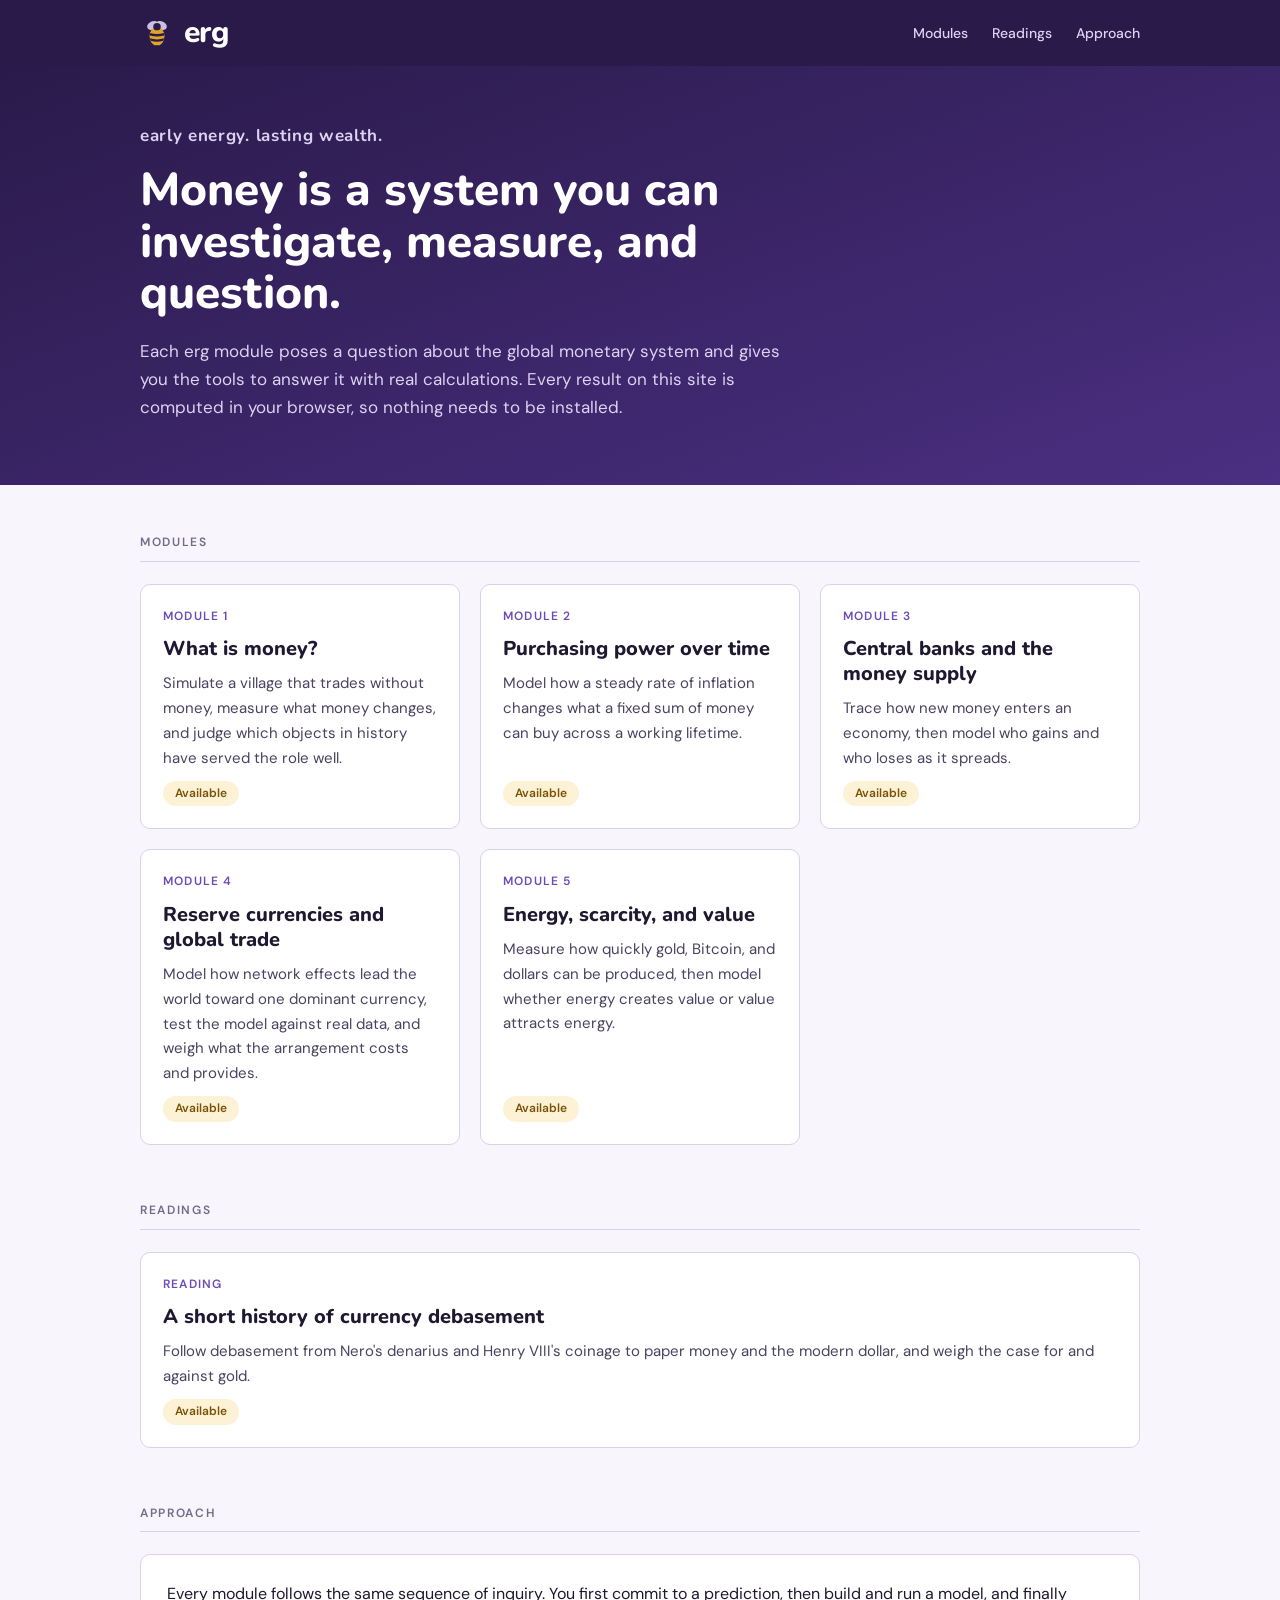
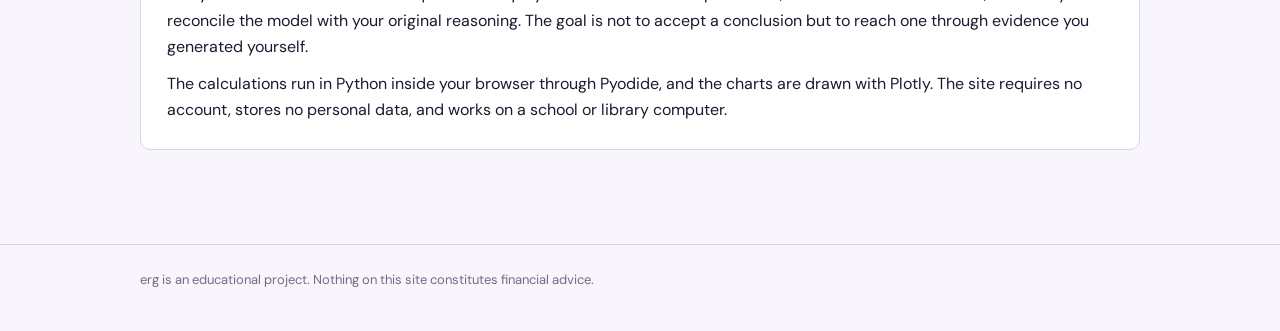
<file: index.html>
<!DOCTYPE html>
<html lang="en">
<head>
<meta charset="UTF-8">
<meta name="viewport" content="width=device-width, initial-scale=1.0">
<title>erg | early energy. lasting wealth.</title>
<meta name="description" content="Interactive investigations into how the global monetary system works, built for young adults.">
<link rel="icon" href="assets/bee.svg" type="image/svg+xml">
<link rel="preconnect" href="https://fonts.googleapis.com">
<link rel="preconnect" href="https://fonts.gstatic.com" crossorigin>
<link href="https://fonts.googleapis.com/css2?family=Nunito:wght@700;800&family=DM+Sans:wght@400;500;600;700&display=swap" rel="stylesheet">
<link rel="stylesheet" href="assets/erg.css">
</head>
<body>

<header class="site-header">
  <div class="wrap">
    <a class="brand" href="index.html">
      <img src="assets/bee.svg" alt="">
      <span class="wordmark">erg</span>
    </a>
    <nav class="site-nav">
      <a href="#modules">Modules</a>
      <a href="#readings">Readings</a>
      <a href="#approach">Approach</a>
    </nav>
  </div>
</header>

<section class="hero">
  <div class="wrap">
    <p class="descriptor">early energy. lasting wealth.</p>
    <h1>Money is a system you can investigate, measure, and question.</h1>
    <p>Each erg module poses a question about the global monetary system and gives you the tools to answer it with real calculations. Every result on this site is computed in your browser, so nothing needs to be installed.</p>
  </div>
</section>

<main>
  <div class="wrap">

    <h2 class="section-label" id="modules">Modules</h2>
    <div class="module-grid">

      <a class="module-card" href="lessons/what-is-money.html">
        <span class="module-num">Module 1</span>
        <h3>What is money?</h3>
        <p>Simulate a village that trades without money, measure what money changes, and judge which objects in history have served the role well.</p>
        <span class="tag live">Available</span>
      </a>

      <a class="module-card" href="lessons/purchasing-power.html">
        <span class="module-num">Module 2</span>
        <h3>Purchasing power over time</h3>
        <p>Model how a steady rate of inflation changes what a fixed sum of money can buy across a working lifetime.</p>
        <span class="tag live">Available</span>
      </a>

      <a class="module-card" href="lessons/central-banks.html">
        <span class="module-num">Module 3</span>
        <h3>Central banks and the money supply</h3>
        <p>Trace how new money enters an economy, then model who gains and who loses as it spreads.</p>
        <span class="tag live">Available</span>
      </a>

      <a class="module-card" href="lessons/reserve-currencies.html">
        <span class="module-num">Module 4</span>
        <h3>Reserve currencies and global trade</h3>
        <p>Model how network effects lead the world toward one dominant currency, test the model against real data, and weigh what the arrangement costs and provides.</p>
        <span class="tag live">Available</span>
      </a>

      <a class="module-card" href="lessons/energy-and-value.html">
        <span class="module-num">Module 5</span>
        <h3>Energy, scarcity, and value</h3>
        <p>Measure how quickly gold, Bitcoin, and dollars can be produced, then model whether energy creates value or value attracts energy.</p>
        <span class="tag live">Available</span>
      </a>

    </div>

    <h2 class="section-label" id="readings" style="margin-top:56px;">Readings</h2>
    <div class="module-grid">
      <a class="module-card" href="lessons/debasement-history.html">
        <span class="module-num">Reading</span>
        <h3>A short history of currency debasement</h3>
        <p>Follow debasement from Nero's denarius and Henry VIII's coinage to paper money and the modern dollar, and weigh the case for and against gold.</p>
        <span class="tag live">Available</span>
      </a>
    </div>

    <h2 class="section-label" id="approach" style="margin-top:56px;">Approach</h2>
    <div class="step">
      <p>Every module follows the same sequence of inquiry. You first commit to a prediction, then build and run a model, and finally reconcile the model with your original reasoning. The goal is not to accept a conclusion but to reach one through evidence you generated yourself.</p>
      <p>The calculations run in Python inside your browser through Pyodide, and the charts are drawn with Plotly. The site requires no account, stores no personal data, and works on a school or library computer.</p>
    </div>

  </div>
</main>

<footer class="site-footer">
  <div class="wrap">erg is an educational project. Nothing on this site constitutes financial advice.</div>
</footer>

</body>
</html>
</file>
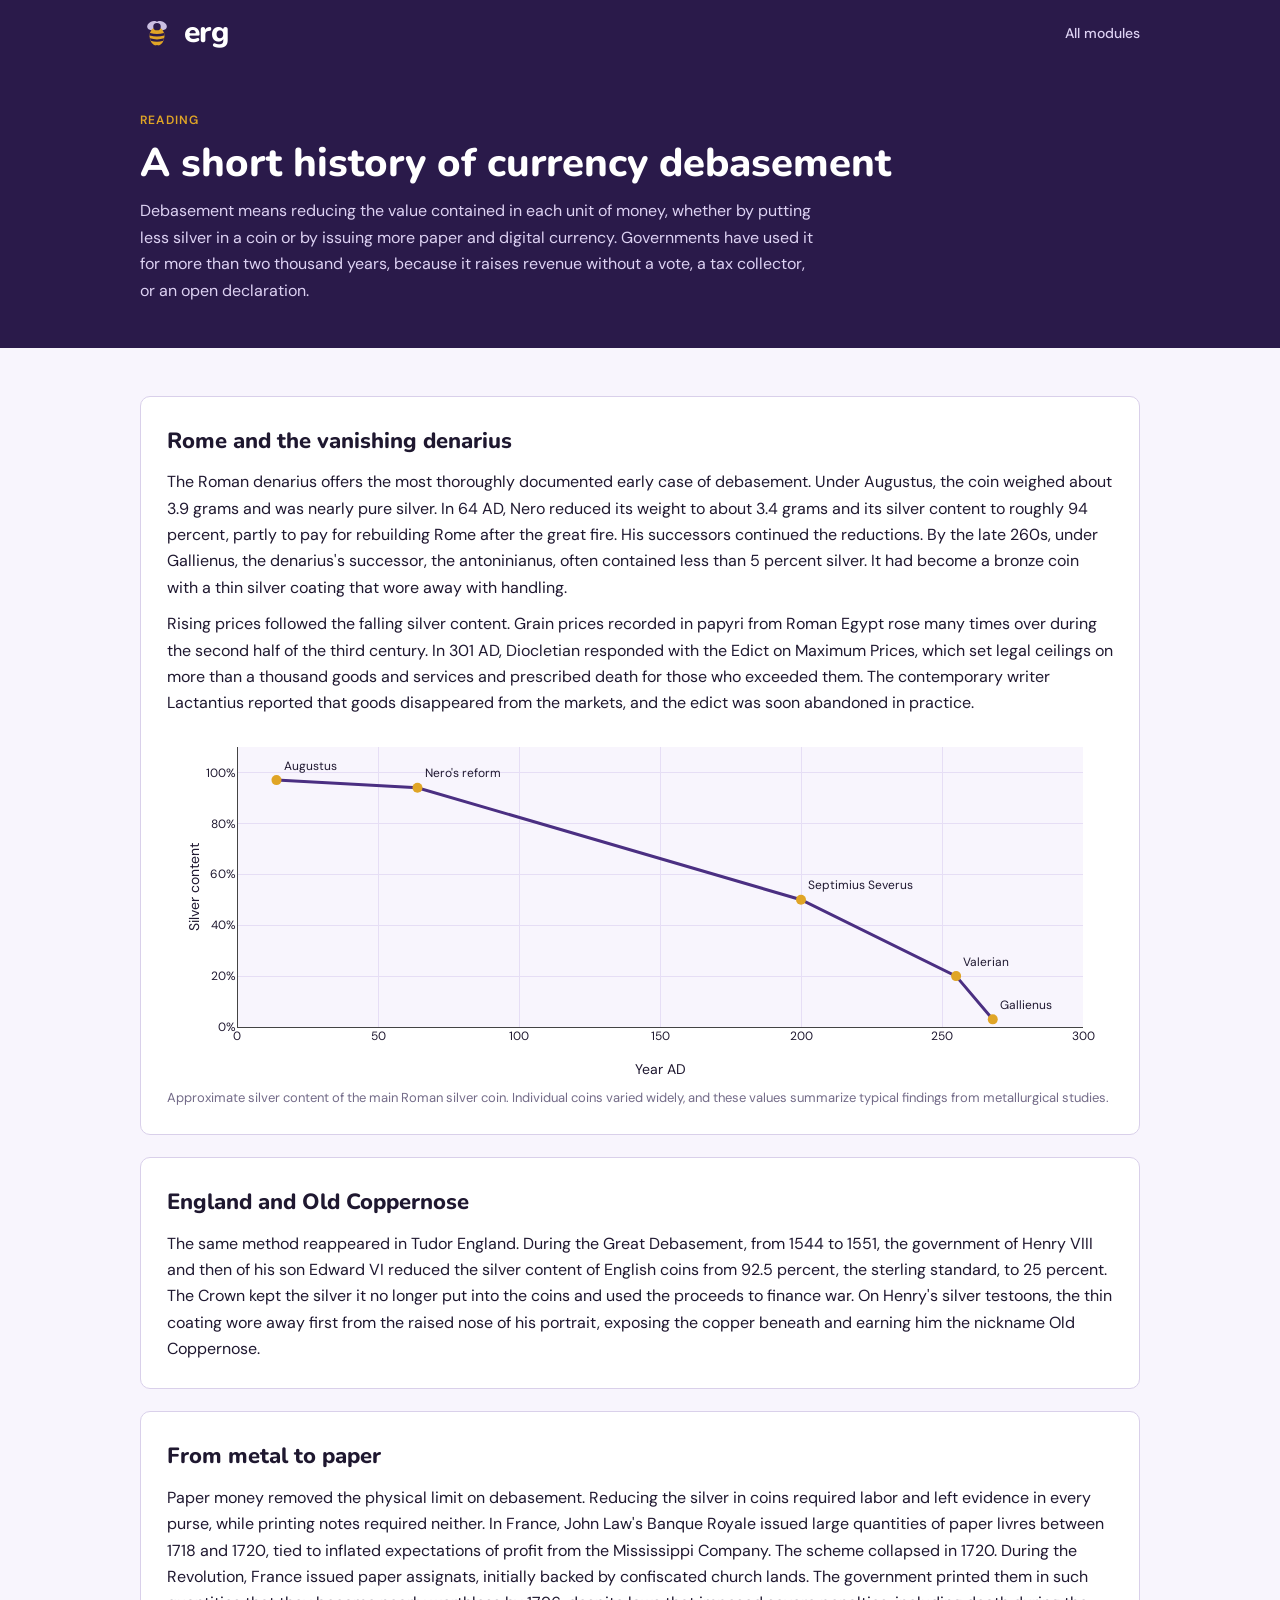
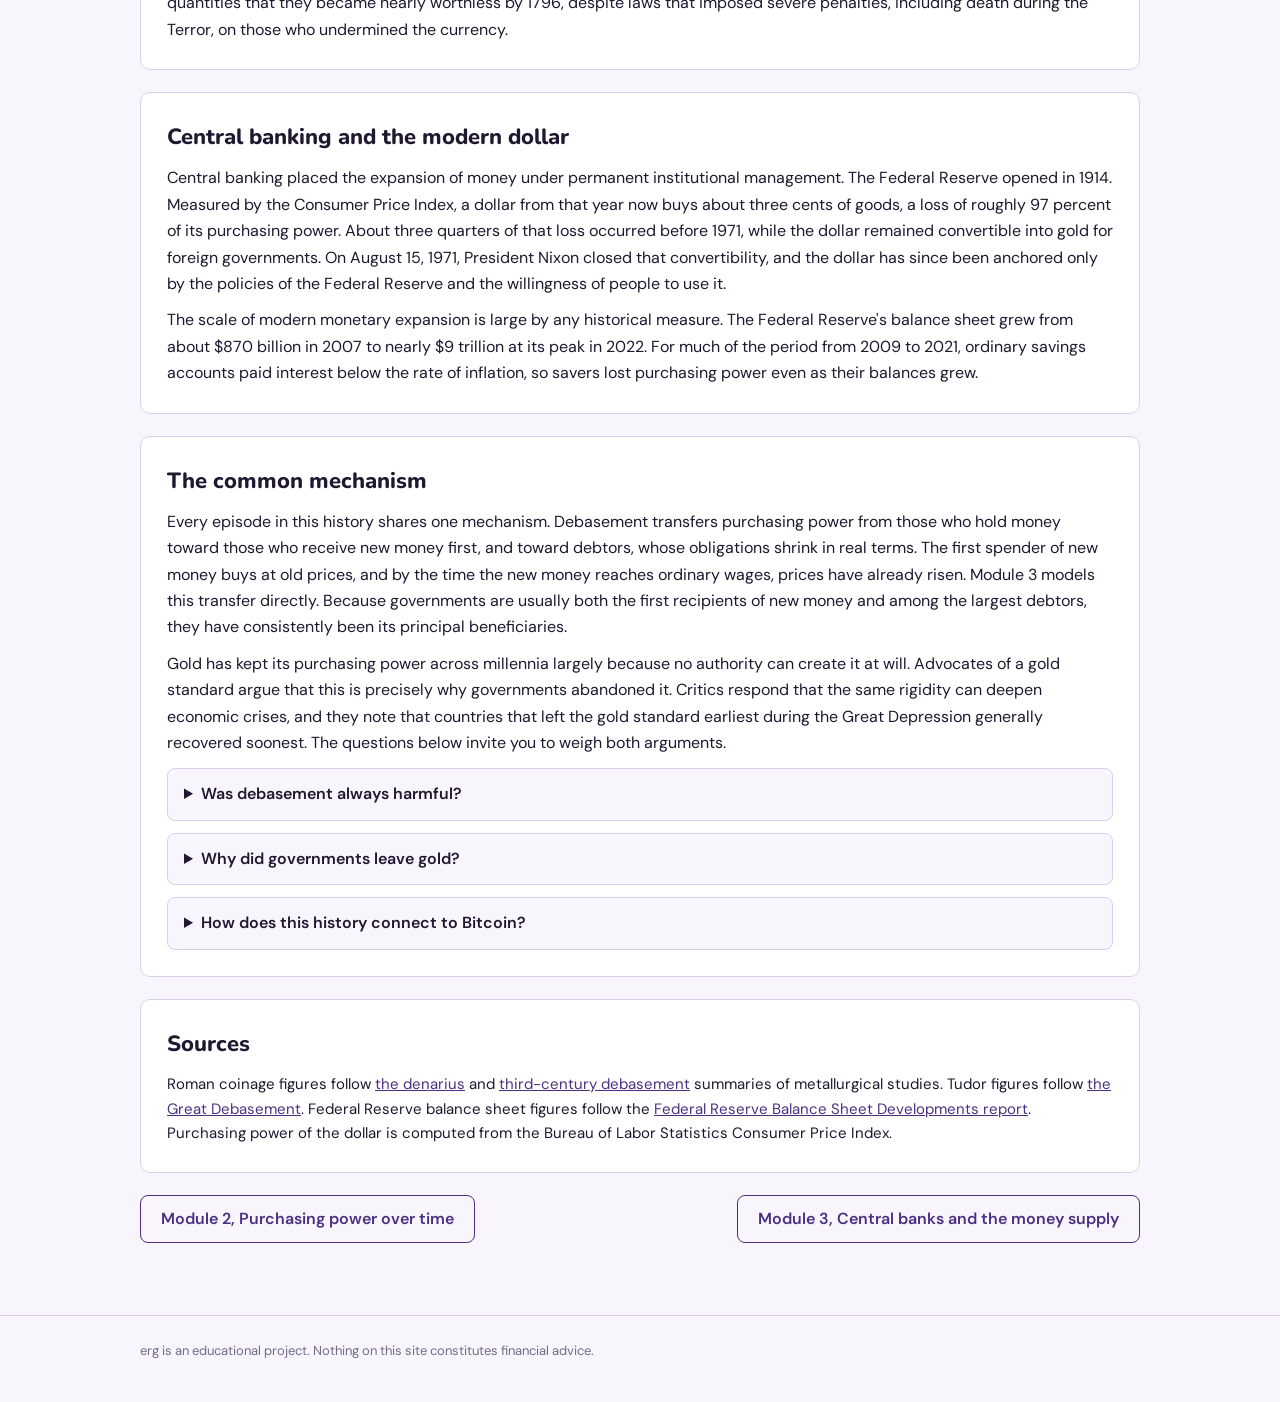
<file: lessons/debasement-history.html>
<!DOCTYPE html>
<html lang="en">
<head>
<meta charset="UTF-8">
<meta name="viewport" content="width=device-width, initial-scale=1.0">
<title>A short history of currency debasement | erg</title>
<link rel="icon" href="../assets/bee.svg" type="image/svg+xml">
<link rel="preconnect" href="https://fonts.googleapis.com">
<link rel="preconnect" href="https://fonts.gstatic.com" crossorigin>
<link href="https://fonts.googleapis.com/css2?family=Nunito:wght@700;800&family=DM+Sans:wght@400;500;600;700&display=swap" rel="stylesheet">
<link rel="stylesheet" href="../assets/erg.css">
<script src="https://cdn.plot.ly/plotly-2.32.0.min.js"></script>
</head>
<body>

<header class="site-header">
  <div class="wrap">
    <a class="brand" href="../index.html">
      <img src="../assets/bee.svg" alt="">
      <span class="wordmark">erg</span>
    </a>
    <nav class="site-nav">
      <a href="../index.html#modules">All modules</a>
    </nav>
  </div>
</header>

<section class="lesson-head">
  <div class="wrap">
    <span class="module-num">Reading</span>
    <h1>A short history of currency debasement</h1>
    <p>Debasement means reducing the value contained in each unit of money, whether by putting less silver in a coin or by issuing more paper and digital currency. Governments have used it for more than two thousand years, because it raises revenue without a vote, a tax collector, or an open declaration.</p>
  </div>
</section>

<main>
  <div class="wrap">

    <section class="step">
      <h2>Rome and the vanishing denarius</h2>
      <p>The Roman denarius offers the most thoroughly documented early case of debasement. Under Augustus, the coin weighed about 3.9 grams and was nearly pure silver. In 64 AD, Nero reduced its weight to about 3.4 grams and its silver content to roughly 94 percent, partly to pay for rebuilding Rome after the great fire. His successors continued the reductions. By the late 260s, under Gallienus, the denarius's successor, the antoninianus, often contained less than 5 percent silver. It had become a bronze coin with a thin silver coating that wore away with handling.</p>
      <p>Rising prices followed the falling silver content. Grain prices recorded in papyri from Roman Egypt rose many times over during the second half of the third century. In 301 AD, Diocletian responded with the Edict on Maximum Prices, which set legal ceilings on more than a thousand goods and services and prescribed death for those who exceeded them. The contemporary writer Lactantius reported that goods disappeared from the markets, and the edict was soon abandoned in practice.</p>
      <div id="romeChart" class="chart"></div>
      <p class="status">Approximate silver content of the main Roman silver coin. Individual coins varied widely, and these values summarize typical findings from metallurgical studies.</p>
    </section>

    <section class="step">
      <h2>England and Old Coppernose</h2>
      <p>The same method reappeared in Tudor England. During the Great Debasement, from 1544 to 1551, the government of Henry VIII and then of his son Edward VI reduced the silver content of English coins from 92.5 percent, the sterling standard, to 25 percent. The Crown kept the silver it no longer put into the coins and used the proceeds to finance war. On Henry's silver testoons, the thin coating wore away first from the raised nose of his portrait, exposing the copper beneath and earning him the nickname Old Coppernose.</p>
    </section>

    <section class="step">
      <h2>From metal to paper</h2>
      <p>Paper money removed the physical limit on debasement. Reducing the silver in coins required labor and left evidence in every purse, while printing notes required neither. In France, John Law's Banque Royale issued large quantities of paper livres between 1718 and 1720, tied to inflated expectations of profit from the Mississippi Company. The scheme collapsed in 1720. During the Revolution, France issued paper assignats, initially backed by confiscated church lands. The government printed them in such quantities that they became nearly worthless by 1796, despite laws that imposed severe penalties, including death during the Terror, on those who undermined the currency.</p>
    </section>

    <section class="step">
      <h2>Central banking and the modern dollar</h2>
      <p>Central banking placed the expansion of money under permanent institutional management. The Federal Reserve opened in 1914. Measured by the Consumer Price Index, a dollar from that year now buys about three cents of goods, a loss of roughly 97 percent of its purchasing power. About three quarters of that loss occurred before 1971, while the dollar remained convertible into gold for foreign governments. On August 15, 1971, President Nixon closed that convertibility, and the dollar has since been anchored only by the policies of the Federal Reserve and the willingness of people to use it.</p>
      <p>The scale of modern monetary expansion is large by any historical measure. The Federal Reserve's balance sheet grew from about $870 billion in 2007 to nearly $9 trillion at its peak in 2022. For much of the period from 2009 to 2021, ordinary savings accounts paid interest below the rate of inflation, so savers lost purchasing power even as their balances grew.</p>
    </section>

    <section class="step">
      <h2>The common mechanism</h2>
      <p>Every episode in this history shares one mechanism. Debasement transfers purchasing power from those who hold money toward those who receive new money first, and toward debtors, whose obligations shrink in real terms. The first spender of new money buys at old prices, and by the time the new money reaches ordinary wages, prices have already risen. Module 3 models this transfer directly. Because governments are usually both the first recipients of new money and among the largest debtors, they have consistently been its principal beneficiaries.</p>
      <p>Gold has kept its purchasing power across millennia largely because no authority can create it at will. Advocates of a gold standard argue that this is precisely why governments abandoned it. Critics respond that the same rigidity can deepen economic crises, and they note that countries that left the gold standard earliest during the Great Depression generally recovered soonest. The questions below invite you to weigh both arguments.</p>

      <details>
        <summary>Was debasement always harmful?</summary>
        <p>Consider who held money and who owed it in each episode. Debasement harmed savers and people on fixed incomes, but it lightened the burden on debtors. Some economists argue that moderate, predictable inflation can ease adjustment during recessions. Others argue that any persistent debasement is a hidden tax. Identify which groups each argument emphasizes.</p>
      </details>

      <details>
        <summary>Why did governments leave gold?</summary>
        <p>Proponents of hard money emphasize that gold limits a government's ability to spend beyond its revenue. Economic historians such as Barry Eichengreen emphasize that the gold standard transmitted financial crises between countries and prevented central banks from responding to them. Both explanations can be partly true. Consider what evidence would help you judge their relative weight.</p>
      </details>

      <details>
        <summary>How does this history connect to Bitcoin?</summary>
        <p>Bitcoin's designers wrote a fixed issuance schedule into its software, in part as a response to the pattern described on this page. Module 5 compares the supply growth of gold, Bitcoin, and dollars, and examines whether costly production is what protects money from debasement.</p>
      </details>
    </section>

    <section class="step">
      <h2>Sources</h2>
      <p style="font-size:15px;">Roman coinage figures follow <a href="https://en.wikipedia.org/wiki/Denarius" target="_blank" rel="noopener">the denarius</a> and <a href="https://www.thecollector.com/inflation-third-century-crisis/" target="_blank" rel="noopener">third-century debasement</a> summaries of metallurgical studies. Tudor figures follow <a href="https://en.wikipedia.org/wiki/The_Great_Debasement" target="_blank" rel="noopener">the Great Debasement</a>. Federal Reserve balance sheet figures follow the <a href="https://www.federalreserve.gov/publications/files/balance_sheet_developments_report_202211.pdf" target="_blank" rel="noopener">Federal Reserve Balance Sheet Developments report</a>. Purchasing power of the dollar is computed from the Bureau of Labor Statistics Consumer Price Index.</p>
    </section>

    <p style="display:flex;justify-content:space-between;flex-wrap:wrap;gap:12px;">
      <a class="btn secondary" href="purchasing-power.html" style="text-decoration:none;display:inline-block;">Module 2, Purchasing power over time</a>
      <a class="btn secondary" href="central-banks.html" style="text-decoration:none;display:inline-block;">Module 3, Central banks and the money supply</a>
    </p>

  </div>
</main>

<footer class="site-footer">
  <div class="wrap">erg is an educational project. Nothing on this site constitutes financial advice.</div>
</footer>

<script>
// Approximate silver content of the principal Roman silver coin.
// Values are rounded summaries; individual coins varied considerably.
const ROME = [
  { year: 14,  pct: 97, label: "Augustus" },
  { year: 64,  pct: 94, label: "Nero's reform" },
  { year: 200, pct: 50, label: "Septimius Severus" },
  { year: 255, pct: 20, label: "Valerian" },
  { year: 268, pct: 3,  label: "Gallienus" },
];
Plotly.newPlot("romeChart", [{
  x: ROME.map((d) => d.year),
  y: ROME.map((d) => d.pct),
  text: ROME.map((d) => d.label),
  mode: "lines+markers+text",
  textposition: "top right",
  line: { color: "#4b2f82", width: 3 },
  marker: { color: "#e0a526", size: 10 },
  hovertemplate: "%{text}, about %{x} AD<br>About %{y}% silver<extra></extra>",
}], {
  margin: { l: 70, r: 30, t: 30, b: 50 },
  paper_bgcolor: "rgba(0,0,0,0)",
  plot_bgcolor: "#f8f5fd",
  font: { family: "DM Sans, sans-serif", color: "#1f1830" },
  xaxis: { title: "Year AD", gridcolor: "#e6def5", range: [0, 300] },
  yaxis: { title: "Silver content", gridcolor: "#e6def5", range: [0, 110], ticksuffix: "%" },
  showlegend: false,
}, { responsive: true, displayModeBar: false });
</script>
</body>
</html>
</file>
<file: assets/erg.css>
/* erg shared stylesheet
   Brand tokens live in :root. Change a color or font here and every page updates. */

:root {
  --violet-900: #2a1a4a;
  --violet-700: #4b2f82;
  --violet-500: #6d4bb5;
  --lavender-200: #ddd2f3;
  --lavender-100: #efe9fa;
  --lavender-50: #f8f5fd;
  --amber-500: #e0a526;
  --amber-600: #c48a12;
  --amber-100: #fdf1d6;
  --ink: #1f1830;
  --ink-soft: #4a4260;
  --muted: #736b88;
  --panel: #ffffff;
  --border: #d9d0ea;
  --page: var(--lavender-50);
  --radius: 10px;
  --wordmark: "Nunito", system-ui, sans-serif;
  --body: "DM Sans", system-ui, sans-serif;
}

* { box-sizing: border-box; margin: 0; padding: 0; }

body {
  font-family: var(--body);
  background: var(--page);
  color: var(--ink);
  line-height: 1.65;
  font-size: 16px;
}

a { color: var(--violet-700); }
a:hover { color: var(--violet-500); }

.wrap { max-width: 1040px; margin: 0 auto; padding: 0 20px; }

/* Header */
.site-header {
  background: var(--violet-900);
  color: #fff;
}
.site-header .wrap {
  display: flex;
  align-items: center;
  justify-content: space-between;
  padding-top: 16px;
  padding-bottom: 16px;
  gap: 16px;
}
.brand {
  display: inline-flex;
  align-items: center;
  gap: 10px;
  text-decoration: none;
  color: #fff;
}
.brand:hover { color: #fff; }
.brand img { width: 34px; height: 34px; }
.wordmark {
  font-family: var(--wordmark);
  font-weight: 800;
  font-size: 30px;
  letter-spacing: -0.02em;
  line-height: 1;
}
.site-nav a {
  color: var(--lavender-200);
  text-decoration: none;
  font-size: 14px;
  font-weight: 500;
  margin-left: 20px;
}
.site-nav a:hover { color: var(--amber-500); }

/* Hero */
.hero {
  background: linear-gradient(160deg, var(--violet-900) 0%, var(--violet-700) 100%);
  color: #fff;
  padding: 56px 0 64px;
}
.descriptor {
  font-family: var(--wordmark);
  font-weight: 700;
  color: var(--amber-500);
  letter-spacing: 0.04em;
  font-size: 15px;
  margin-bottom: 14px;
}
.hero h1 {
  font-family: var(--wordmark);
  font-weight: 800;
  font-size: clamp(30px, 5vw, 46px);
  line-height: 1.12;
  max-width: 760px;
  margin-bottom: 18px;
}
.hero p {
  color: var(--lavender-200);
  max-width: 640px;
  font-size: 17px;
}

/* Sections */
main { padding: 48px 0 72px; }
.section-label {
  font-size: 12px;
  font-weight: 600;
  letter-spacing: 0.14em;
  text-transform: uppercase;
  color: var(--muted);
  border-bottom: 1px solid var(--border);
  padding-bottom: 8px;
  margin-bottom: 22px;
}

/* Module cards */
.module-grid {
  display: grid;
  grid-template-columns: repeat(auto-fit, minmax(260px, 1fr));
  gap: 20px;
}
.module-card {
  background: var(--panel);
  border: 1.5px solid var(--border);
  border-radius: var(--radius);
  padding: 22px;
  display: flex;
  flex-direction: column;
  gap: 10px;
  text-decoration: none;
  color: var(--ink);
  transition: transform .15s, box-shadow .15s;
}
a.module-card:hover {
  transform: translateY(-3px);
  box-shadow: 0 10px 26px rgba(42, 26, 74, .12);
  color: var(--ink);
}
.module-card.planned { opacity: .6; }
.module-num {
  font-size: 12px;
  font-weight: 600;
  letter-spacing: .1em;
  text-transform: uppercase;
  color: var(--violet-500);
}
.module-card h3 {
  font-family: var(--wordmark);
  font-weight: 800;
  font-size: 20px;
  line-height: 1.25;
}
.module-card p { color: var(--ink-soft); font-size: 15px; flex: 1; }
.tag {
  align-self: flex-start;
  font-size: 12px;
  font-weight: 600;
  border-radius: 20px;
  padding: 3px 12px;
}
.tag.live { background: var(--amber-100); color: #7a5306; }
.tag.planned { background: var(--lavender-100); color: var(--muted); }

/* Lesson layout */
.lesson-head {
  background: var(--violet-900);
  color: #fff;
  padding: 40px 0 44px;
}
.lesson-head .module-num { color: var(--amber-500); }
.lesson-head h1 {
  font-family: var(--wordmark);
  font-weight: 800;
  font-size: clamp(28px, 4.5vw, 40px);
  line-height: 1.15;
  margin: 8px 0 12px;
}
.lesson-head p { color: var(--lavender-200); max-width: 680px; }

.step {
  background: var(--panel);
  border: 1.5px solid var(--border);
  border-radius: var(--radius);
  padding: 26px;
  margin-bottom: 22px;
}
.step h2 {
  font-family: var(--wordmark);
  font-weight: 800;
  font-size: 22px;
  margin-bottom: 10px;
}
.step h2 .n {
  display: inline-block;
  width: 30px; height: 30px;
  line-height: 30px;
  text-align: center;
  border-radius: 50%;
  background: var(--violet-700);
  color: #fff;
  font-size: 15px;
  margin-right: 10px;
  vertical-align: 2px;
}
.step p + p { margin-top: 10px; }

.controls {
  display: grid;
  grid-template-columns: repeat(auto-fit, minmax(220px, 1fr));
  gap: 18px;
  margin: 18px 0;
}
.controls label {
  display: block;
  font-size: 14px;
  font-weight: 600;
  color: var(--ink-soft);
  margin-bottom: 6px;
}
.controls output { color: var(--violet-700); font-weight: 700; }
input[type=range] { width: 100%; accent-color: var(--violet-700); }
input[type=number], textarea {
  width: 100%;
  font: inherit;
  padding: 9px 12px;
  border: 1.5px solid var(--border);
  border-radius: 8px;
  background: #fff;
  color: var(--ink);
}
textarea { min-height: 90px; resize: vertical; }

.btn {
  font: inherit;
  font-weight: 600;
  background: var(--violet-700);
  color: #fff;
  border: 0;
  border-radius: 8px;
  padding: 10px 20px;
  cursor: pointer;
}
.btn:hover { background: var(--violet-500); }
.btn:disabled { background: var(--muted); cursor: wait; }
.btn.secondary {
  background: transparent;
  color: var(--violet-700);
  border: 1.5px solid var(--violet-700);
}

.status {
  font-size: 13px;
  color: var(--muted);
  margin-top: 10px;
}
.status.ready { color: #2f7a4d; }
.status.error { color: #a3312a; }

.results {
  display: grid;
  grid-template-columns: repeat(auto-fit, minmax(180px, 1fr));
  gap: 14px;
  margin: 18px 0;
}
.stat {
  background: var(--lavender-50);
  border: 1px solid var(--border);
  border-radius: 8px;
  padding: 14px 16px;
}
.stat .label { font-size: 13px; color: var(--muted); }
.stat .value {
  font-family: var(--wordmark);
  font-weight: 800;
  font-size: 26px;
  color: var(--violet-900);
}

.chart { width: 100%; min-height: 360px; }

.callout {
  background: var(--amber-100);
  border-left: 4px solid var(--amber-500);
  border-radius: 6px;
  padding: 14px 18px;
  margin-top: 16px;
}

details {
  border: 1px solid var(--border);
  border-radius: 8px;
  padding: 12px 16px;
  margin-top: 12px;
  background: var(--lavender-50);
}
summary { cursor: pointer; font-weight: 600; }
details p { margin-top: 10px; }

.hidden { display: none; }

/* Footer */
.site-footer {
  border-top: 1px solid var(--border);
  padding: 24px 0 40px;
  font-size: 13px;
  color: var(--muted);
}

@media (max-width: 560px) {
  .site-nav a { margin-left: 12px; }
  .step { padding: 20px; }
}

/* Select menus and score tables */
select {
  width: 100%;
  font: inherit;
  padding: 9px 12px;
  border: 1.5px solid var(--border);
  border-radius: 8px;
  background: #fff;
  color: var(--ink);
}
.score-table {
  width: 100%;
  border-collapse: collapse;
  margin-top: 12px;
  font-size: 15px;
}
.score-table th, .score-table td {
  text-align: left;
  padding: 8px 10px;
  border-bottom: 1px solid var(--border);
}
.score-table th {
  font-size: 12px;
  letter-spacing: .08em;
  text-transform: uppercase;
  color: var(--muted);
}
.btn + .btn { margin-left: 8px; }

/* Multiple-choice predictions */
.choices { display: grid; gap: 10px; margin: 16px 0; }
.choice {
  display: flex;
  gap: 12px;
  align-items: flex-start;
  border: 1.5px solid var(--border);
  border-radius: 8px;
  padding: 12px 14px;
  background: #fff;
  cursor: pointer;
}
.choice:hover { border-color: var(--violet-500); }
.choice input { margin-top: 5px; accent-color: var(--violet-700); }
.choice.locked { cursor: default; opacity: .75; }
.choice.picked { border-color: var(--violet-700); background: var(--lavender-100); opacity: 1; }

/* Explanatory cards within a step */
.channels {
  display: grid;
  grid-template-columns: repeat(auto-fit, minmax(240px, 1fr));
  gap: 14px;
  margin-top: 16px;
}
.channel {
  background: var(--lavender-50);
  border: 1px solid var(--border);
  border-top: 4px solid var(--amber-500);
  border-radius: 8px;
  padding: 16px;
  font-size: 15px;
}
.channel h3 {
  font-family: var(--wordmark);
  font-weight: 800;
  font-size: 17px;
  margin-bottom: 6px;
}
.channel .first {
  margin-top: 8px;
  font-size: 13px;
  font-weight: 600;
  color: var(--violet-700);
}
</file>
